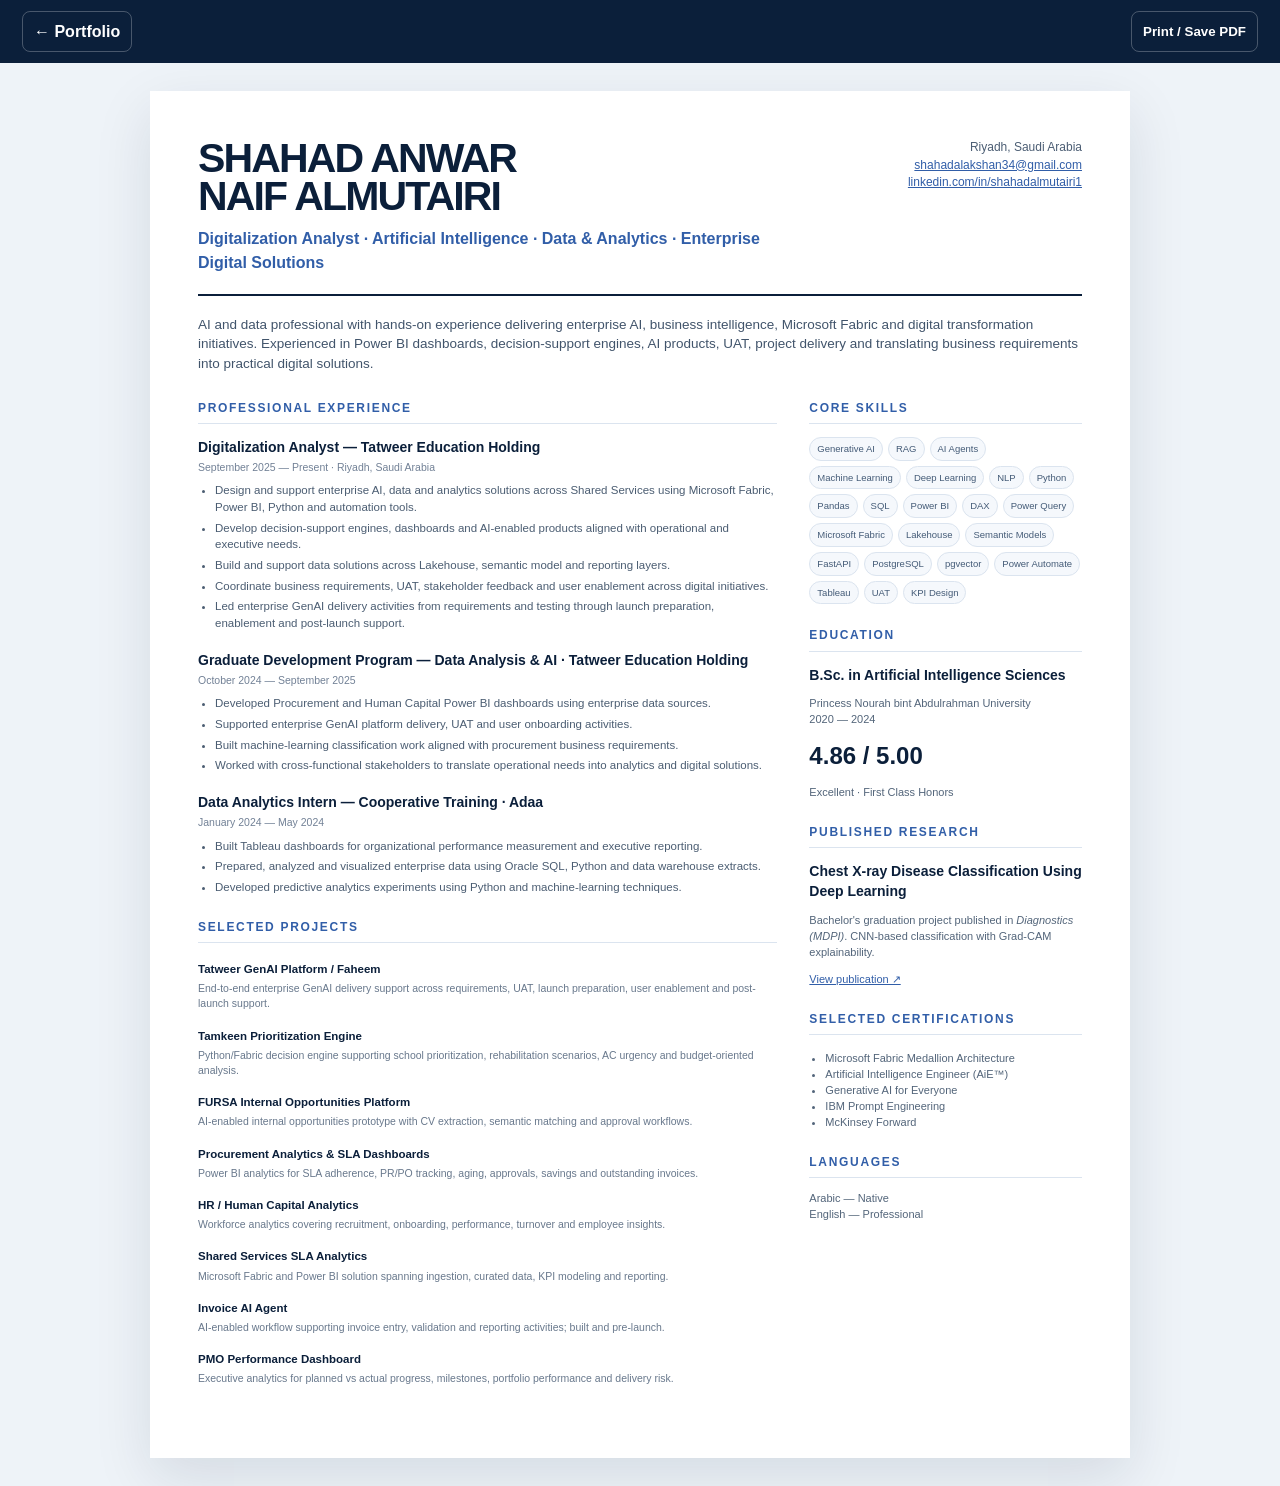
<file: cv.html>
<!doctype html>
<html lang="en">
<head>
<meta charset="utf-8"><meta name="viewport" content="width=device-width,initial-scale=1"><title>Shahad Almutairi | CV</title>
<style>
:root{--ink:#0b1f3a;--blue:#315ea8;--line:#dbe4ef;--soft:#f5f8fc;--text:#4c5e74}*{box-sizing:border-box}body{margin:0;background:#eef3f8;color:var(--ink);font-family:Inter,"Segoe UI",Arial,sans-serif;line-height:1.45}.bar{position:sticky;top:0;z-index:10;background:var(--ink);color:#fff;padding:11px 22px;display:flex;justify-content:space-between}.bar a,.bar button{color:#fff;background:transparent;border:1px solid rgba(255,255,255,.25);border-radius:8px;padding:8px 11px;font-weight:700;cursor:pointer;text-decoration:none}.cv{width:min(980px,calc(100% - 28px));margin:28px auto;background:#fff;box-shadow:0 20px 55px rgba(11,31,58,.11);padding:48px}.top{display:grid;grid-template-columns:1.5fr .7fr;gap:30px;border-bottom:2px solid var(--ink);padding-bottom:20px}.name{font-size:41px;line-height:.93;letter-spacing:-.045em;margin:0}.headline{color:var(--blue);font-weight:700;margin:12px 0 0}.contact{text-align:right;font-size:12px;color:var(--text)}.contact a{color:var(--blue)}.summary{font-size:13.5px;color:#41546b;margin:19px 0 0}.grid{display:grid;grid-template-columns:1.7fr .8fr;gap:32px;margin-top:26px}section{margin-bottom:23px}h2{font-size:12px;text-transform:uppercase;letter-spacing:.14em;color:var(--blue);border-bottom:1px solid var(--line);padding-bottom:6px;margin:0 0 13px}h3{font-size:14px;margin:0}.meta{font-size:10.5px;color:#728196;margin:3px 0 7px}.role{margin-bottom:18px}.role ul{padding-left:17px;margin:6px 0;font-size:11.5px;color:#4b5d72}.role li{margin:4px 0}.project{margin-bottom:11px}.project strong{font-size:11.5px}.project p{font-size:10.5px;color:#68788c;margin:2px 0}.tags{display:flex;flex-wrap:wrap;gap:5px}.tags span{font-size:9.5px;background:var(--soft);border:1px solid var(--line);border-radius:999px;padding:4px 7px;color:#445b77}.side p,.side li{font-size:11px;color:#53657a}.side ul{padding-left:16px}.metric{font-size:24px;font-weight:900}.pub{font-size:11px}.pub a{color:var(--blue)}@media(max-width:720px){.cv{padding:26px}.top,.grid{grid-template-columns:1fr}.contact{text-align:left}.bar{position:static}}@media print{body{background:#fff}.bar{display:none}.cv{width:100%;margin:0;box-shadow:none;padding:18px}.role,.project,section{break-inside:avoid}.grid{gap:20px}}
</style>
</head>
<body>
<div class="bar"><a href="index.html">← Portfolio</a><button onclick="window.print()">Print / Save PDF</button></div>
<main class="cv">
<div class="top"><div><h1 class="name">SHAHAD ANWAR<br>NAIF ALMUTAIRI</h1><p class="headline">Digitalization Analyst · Artificial Intelligence · Data & Analytics · Enterprise Digital Solutions</p></div><div class="contact">Riyadh, Saudi Arabia<br><a href="mailto:shahadalakshan34@gmail.com">shahadalakshan34@gmail.com</a><br><a href="https://www.linkedin.com/in/shahadalmutairi1">linkedin.com/in/shahadalmutairi1</a></div></div>
<p class="summary">AI and data professional with hands-on experience delivering enterprise AI, business intelligence, Microsoft Fabric and digital transformation initiatives. Experienced in Power BI dashboards, decision-support engines, AI products, UAT, project delivery and translating business requirements into practical digital solutions.</p>
<div class="grid"><div>
<section><h2>Professional Experience</h2>
<div class="role"><h3>Digitalization Analyst — Tatweer Education Holding</h3><div class="meta">September 2025 — Present · Riyadh, Saudi Arabia</div><ul><li>Design and support enterprise AI, data and analytics solutions across Shared Services using Microsoft Fabric, Power BI, Python and automation tools.</li><li>Develop decision-support engines, dashboards and AI-enabled products aligned with operational and executive needs.</li><li>Build and support data solutions across Lakehouse, semantic model and reporting layers.</li><li>Coordinate business requirements, UAT, stakeholder feedback and user enablement across digital initiatives.</li><li>Led enterprise GenAI delivery activities from requirements and testing through launch preparation, enablement and post-launch support.</li></ul></div>
<div class="role"><h3>Graduate Development Program — Data Analysis & AI · Tatweer Education Holding</h3><div class="meta">October 2024 — September 2025</div><ul><li>Developed Procurement and Human Capital Power BI dashboards using enterprise data sources.</li><li>Supported enterprise GenAI platform delivery, UAT and user onboarding activities.</li><li>Built machine-learning classification work aligned with procurement business requirements.</li><li>Worked with cross-functional stakeholders to translate operational needs into analytics and digital solutions.</li></ul></div>
<div class="role"><h3>Data Analytics Intern — Cooperative Training · Adaa</h3><div class="meta">January 2024 — May 2024</div><ul><li>Built Tableau dashboards for organizational performance measurement and executive reporting.</li><li>Prepared, analyzed and visualized enterprise data using Oracle SQL, Python and data warehouse extracts.</li><li>Developed predictive analytics experiments using Python and machine-learning techniques.</li></ul></div>
</section>
<section><h2>Selected Projects</h2>
<div class="project"><strong>Tatweer GenAI Platform / Faheem</strong><p>End-to-end enterprise GenAI delivery support across requirements, UAT, launch preparation, user enablement and post-launch support.</p></div>
<div class="project"><strong>Tamkeen Prioritization Engine</strong><p>Python/Fabric decision engine supporting school prioritization, rehabilitation scenarios, AC urgency and budget-oriented analysis.</p></div>
<div class="project"><strong>FURSA Internal Opportunities Platform</strong><p>AI-enabled internal opportunities prototype with CV extraction, semantic matching and approval workflows.</p></div>
<div class="project"><strong>Procurement Analytics & SLA Dashboards</strong><p>Power BI analytics for SLA adherence, PR/PO tracking, aging, approvals, savings and outstanding invoices.</p></div>
<div class="project"><strong>HR / Human Capital Analytics</strong><p>Workforce analytics covering recruitment, onboarding, performance, turnover and employee insights.</p></div>
<div class="project"><strong>Shared Services SLA Analytics</strong><p>Microsoft Fabric and Power BI solution spanning ingestion, curated data, KPI modeling and reporting.</p></div>
<div class="project"><strong>Invoice AI Agent</strong><p>AI-enabled workflow supporting invoice entry, validation and reporting activities; built and pre-launch.</p></div>
<div class="project"><strong>PMO Performance Dashboard</strong><p>Executive analytics for planned vs actual progress, milestones, portfolio performance and delivery risk.</p></div>
</section></div>
<aside class="side">
<section><h2>Core Skills</h2><div class="tags"><span>Generative AI</span><span>RAG</span><span>AI Agents</span><span>Machine Learning</span><span>Deep Learning</span><span>NLP</span><span>Python</span><span>Pandas</span><span>SQL</span><span>Power BI</span><span>DAX</span><span>Power Query</span><span>Microsoft Fabric</span><span>Lakehouse</span><span>Semantic Models</span><span>FastAPI</span><span>PostgreSQL</span><span>pgvector</span><span>Power Automate</span><span>Tableau</span><span>UAT</span><span>KPI Design</span></div></section>
<section><h2>Education</h2><h3>B.Sc. in Artificial Intelligence Sciences</h3><p>Princess Nourah bint Abdulrahman University<br>2020 — 2024</p><div class="metric">4.86 / 5.00</div><p>Excellent · First Class Honors</p></section>
<section class="pub"><h2>Published Research</h2><h3>Chest X-ray Disease Classification Using Deep Learning</h3><p>Bachelor's graduation project published in <i>Diagnostics (MDPI)</i>. CNN-based classification with Grad-CAM explainability.</p><a href="https://www.mdpi.com/2075-4418/15/13/1728">View publication ↗</a></section>
<section><h2>Selected Certifications</h2><ul><li>Microsoft Fabric Medallion Architecture</li><li>Artificial Intelligence Engineer (AiE™)</li><li>Generative AI for Everyone</li><li>IBM Prompt Engineering</li><li>McKinsey Forward</li></ul></section>
<section><h2>Languages</h2><p>Arabic — Native<br>English — Professional</p></section>
</aside></div>
</main>
</body>
</html>
</file>
